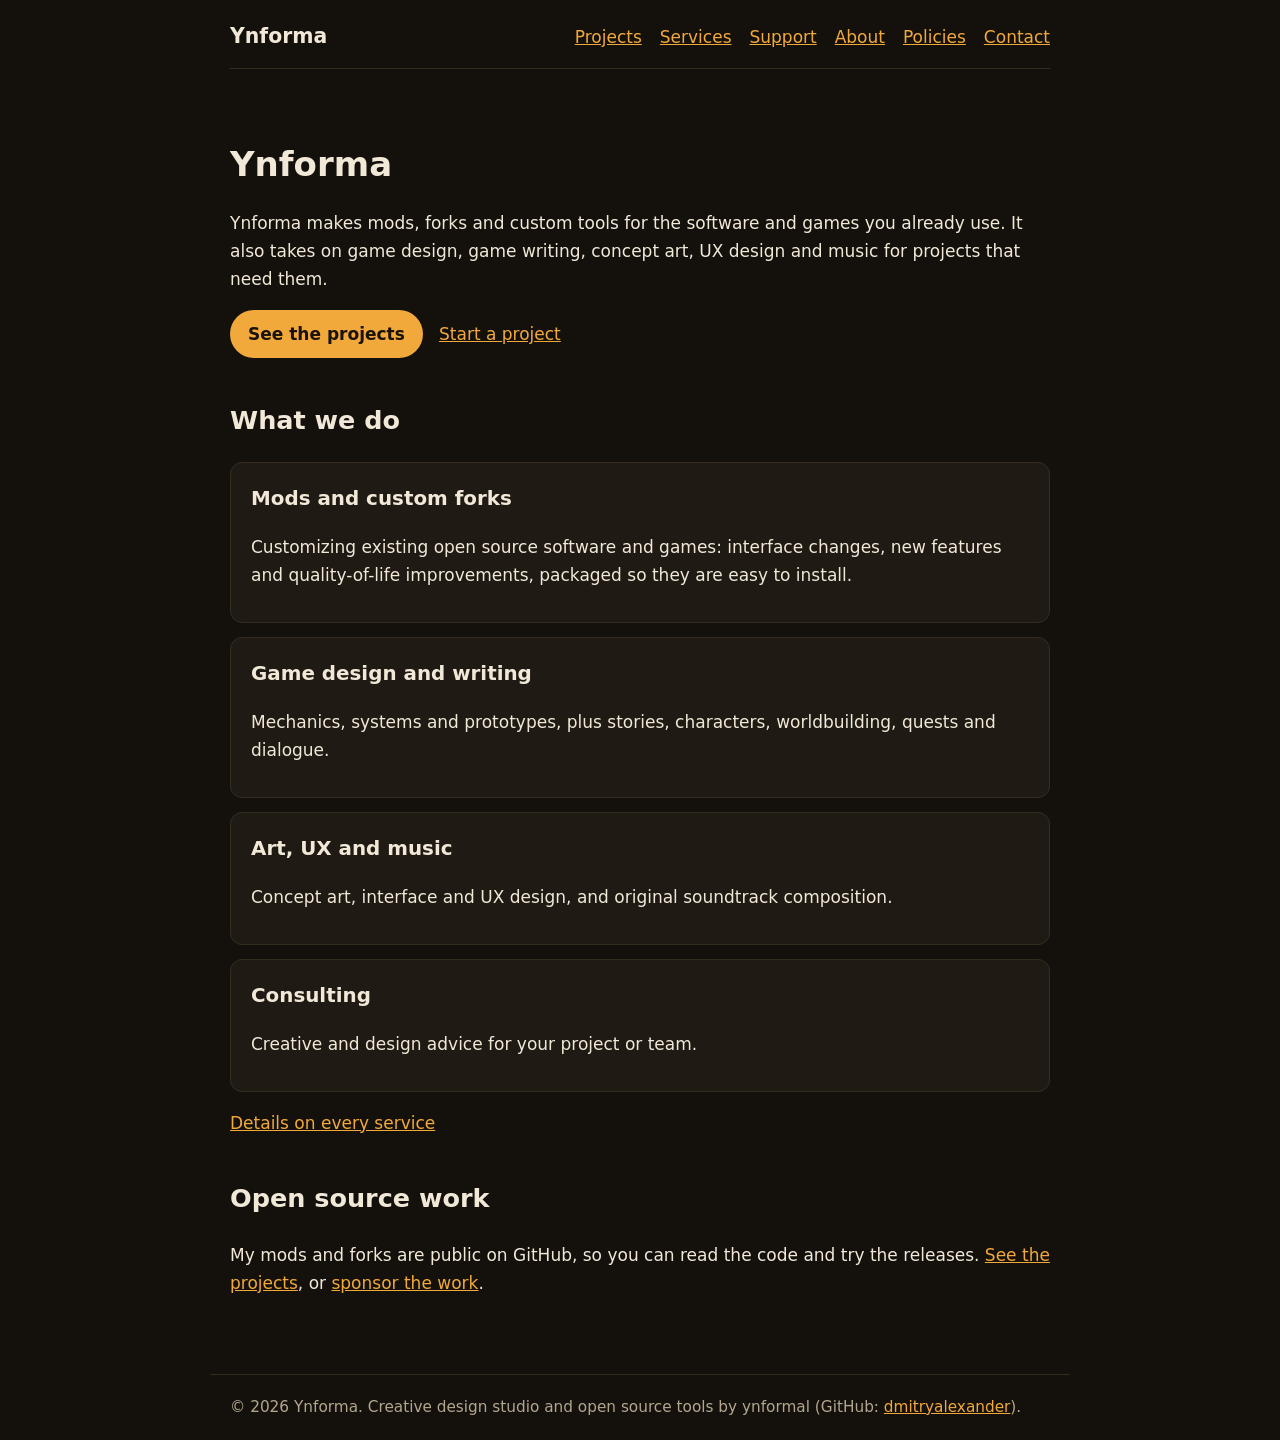
<file: index.html>
<!doctype html><html lang="en"><head><meta charset="utf-8"><meta name="viewport" content="width=device-width,initial-scale=1"><title>Ynforma - mods, forks and custom tools</title><meta name="description" content="Ynforma makes mods, forks and custom tools, plus game design, writing, art, UX design and music."><link rel="stylesheet" href="style.css"></head><body><header><nav><a class="brand" href="index.html">Ynforma</a><a href="projects.html">Projects</a><a href="services.html">Services</a><a href="support.html">Support</a><a href="about.html">About</a><a href="policies.html">Policies</a><a href="contact.html">Contact</a></nav></header><main>
<h1>Ynforma</h1><p>Ynforma makes mods, forks and custom tools for the software and games you already use. It also takes on game design, game writing, concept art, UX design and music for projects that need them.</p><p><a class="btn" href="projects.html">See the projects</a> &nbsp; <a href="contact.html">Start a project</a></p>
<h2>What we do</h2>
<div class="card"><h3>Mods and custom forks</h3><p>Customizing existing open source software and games: interface changes, new features and quality-of-life improvements, packaged so they are easy to install.</p></div>
<div class="card"><h3>Game design and writing</h3><p>Mechanics, systems and prototypes, plus stories, characters, worldbuilding, quests and dialogue.</p></div>
<div class="card"><h3>Art, UX and music</h3><p>Concept art, interface and UX design, and original soundtrack composition.</p></div>
<div class="card"><h3>Consulting</h3><p>Creative and design advice for your project or team.</p></div>
<p><a href="services.html">Details on every service</a></p>
<h2>Open source work</h2><p>My mods and forks are public on GitHub, so you can read the code and try the releases. <a href="projects.html">See the projects</a>, or <a href="support.html">sponsor the work</a>.</p>
</main><footer>&copy; 2026 Ynforma. Creative design studio and open source tools by ynformal (GitHub: <a href="https://github.com/dmitryalexander">dmitryalexander</a>).</footer></body></html>
</file>
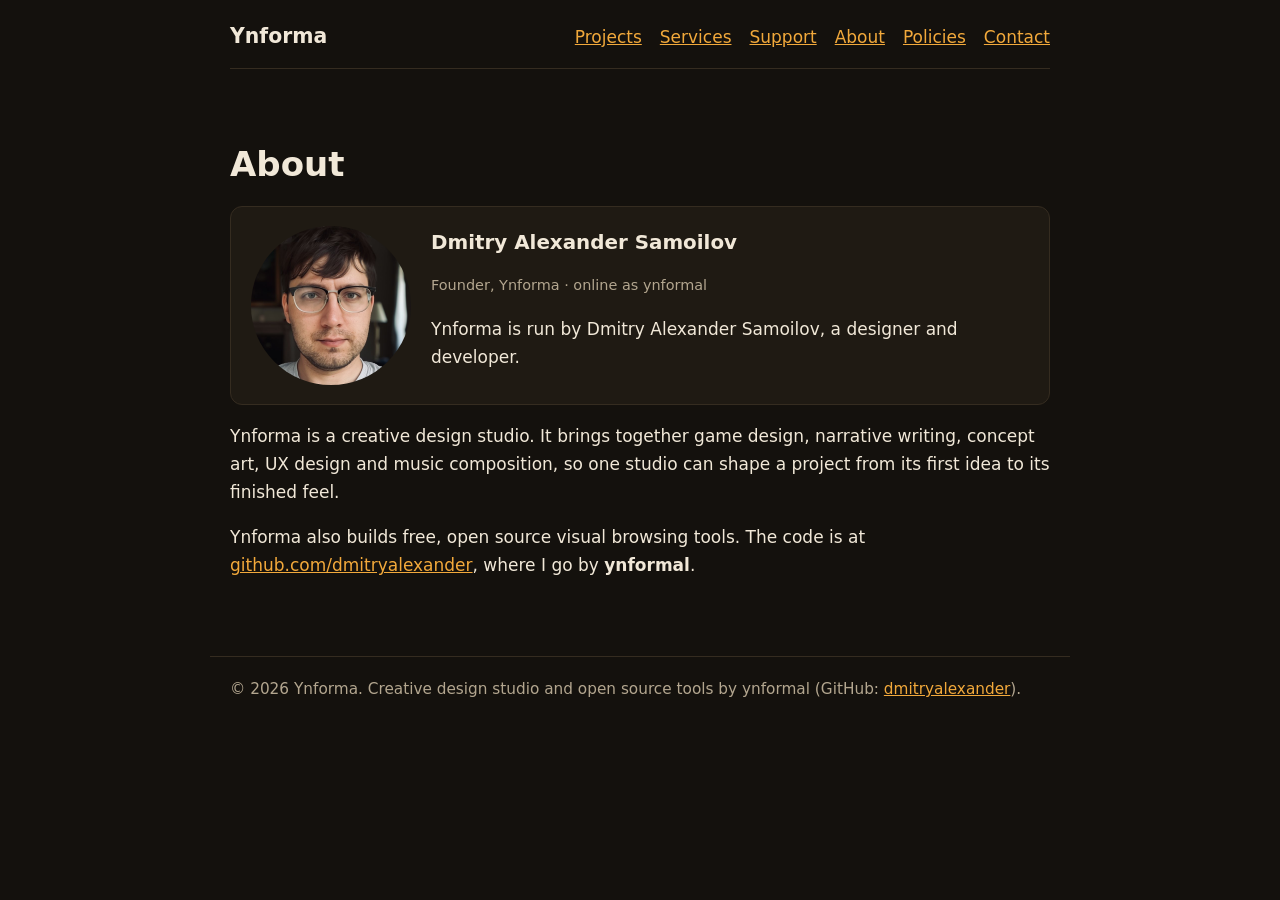
<file: about.html>
<!doctype html><html lang="en"><head><meta charset="utf-8"><meta name="viewport" content="width=device-width,initial-scale=1"><title>About - Ynforma</title><meta name="description" content="About the Ynforma creative design studio."><link rel="stylesheet" href="style.css"></head><body><header><nav><a class="brand" href="index.html">Ynforma</a><a href="projects.html">Projects</a><a href="services.html">Services</a><a href="support.html">Support</a><a href="about.html">About</a><a href="policies.html">Policies</a><a href="contact.html">Contact</a></nav></header><main>
<h1>About</h1><div class="card" style="display:flex;gap:20px;align-items:center;flex-wrap:wrap"><img src="dmitry.jpg" alt="Dmitry Alexander Samoilov" width="160" height="160" style="border-radius:50%;object-fit:cover"><div style="flex:1;min-width:220px"><h3>Dmitry Alexander Samoilov</h3><p class="tag">Founder, Ynforma &middot; online as ynformal</p><p>Ynforma is run by Dmitry Alexander Samoilov, a designer and developer.</p></div></div><p>Ynforma is a creative design studio. It brings together game design, narrative writing, concept art, UX design and music composition, so one studio can shape a project from its first idea to its finished feel.</p><p>Ynforma also builds free, open source visual browsing tools. The code is at <a href="https://github.com/dmitryalexander">github.com/dmitryalexander</a>, where I go by <strong>ynformal</strong>.</p>
</main><footer>&copy; 2026 Ynforma. Creative design studio and open source tools by ynformal (GitHub: <a href="https://github.com/dmitryalexander">dmitryalexander</a>).</footer></body></html>
</file>
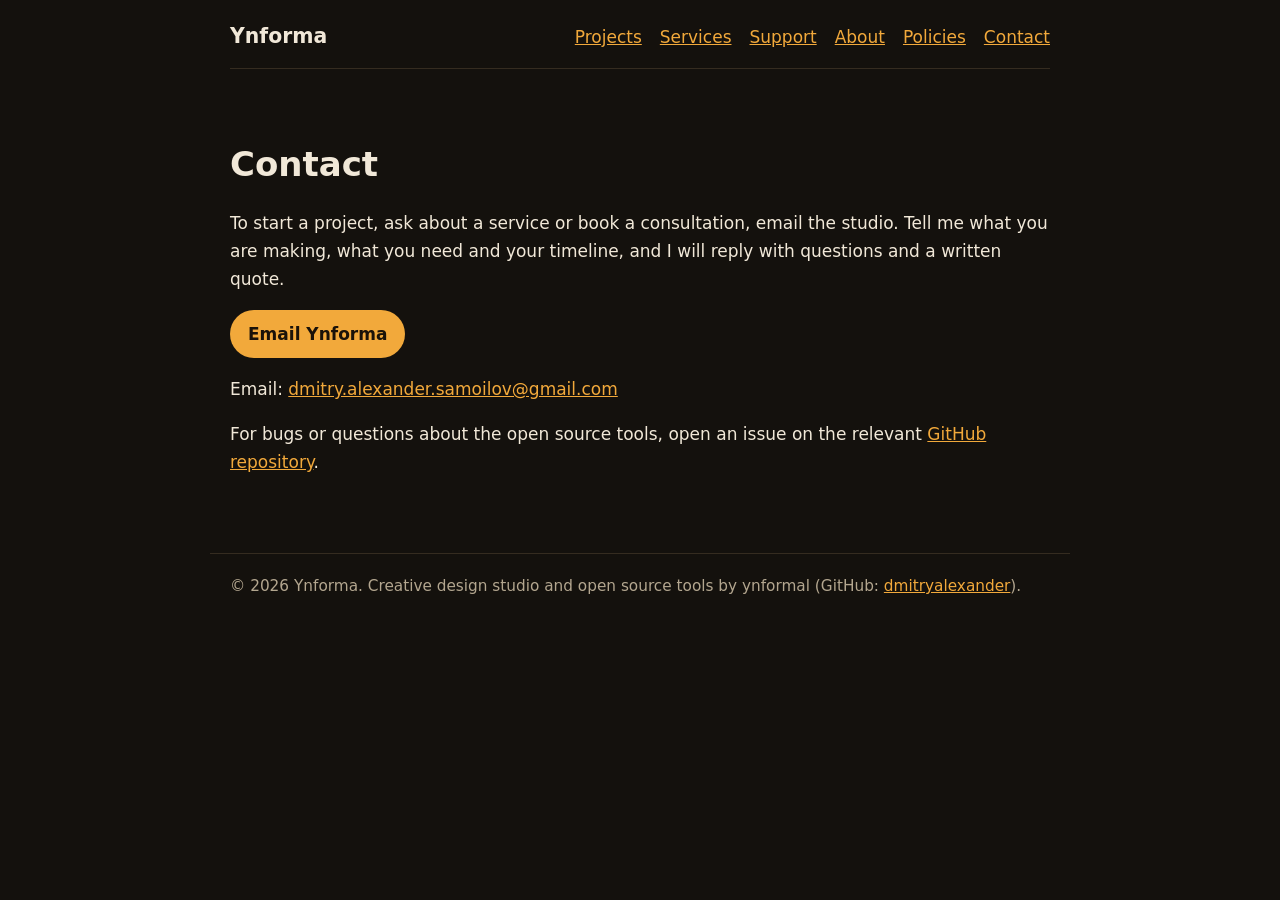
<file: contact.html>
<!doctype html><html lang="en"><head><meta charset="utf-8"><meta name="viewport" content="width=device-width,initial-scale=1"><title>Contact - Ynforma</title><meta name="description" content="Contact the Ynforma creative design studio."><link rel="stylesheet" href="style.css"></head><body><header><nav><a class="brand" href="index.html">Ynforma</a><a href="projects.html">Projects</a><a href="services.html">Services</a><a href="support.html">Support</a><a href="about.html">About</a><a href="policies.html">Policies</a><a href="contact.html">Contact</a></nav></header><main>
<h1>Contact</h1><p>To start a project, ask about a service or book a consultation, email the studio. Tell me what you are making, what you need and your timeline, and I will reply with questions and a written quote.</p><p><a class="btn" href="mailto:dmitry.alexander.samoilov@gmail.com?subject=Ynforma%20inquiry">Email Ynforma</a></p><p>Email: <a href="mailto:dmitry.alexander.samoilov@gmail.com">dmitry.alexander.samoilov@gmail.com</a></p><p>For bugs or questions about the open source tools, open an issue on the relevant <a href="https://github.com/dmitryalexander">GitHub repository</a>.</p>
</main><footer>&copy; 2026 Ynforma. Creative design studio and open source tools by ynformal (GitHub: <a href="https://github.com/dmitryalexander">dmitryalexander</a>).</footer></body></html>
</file>
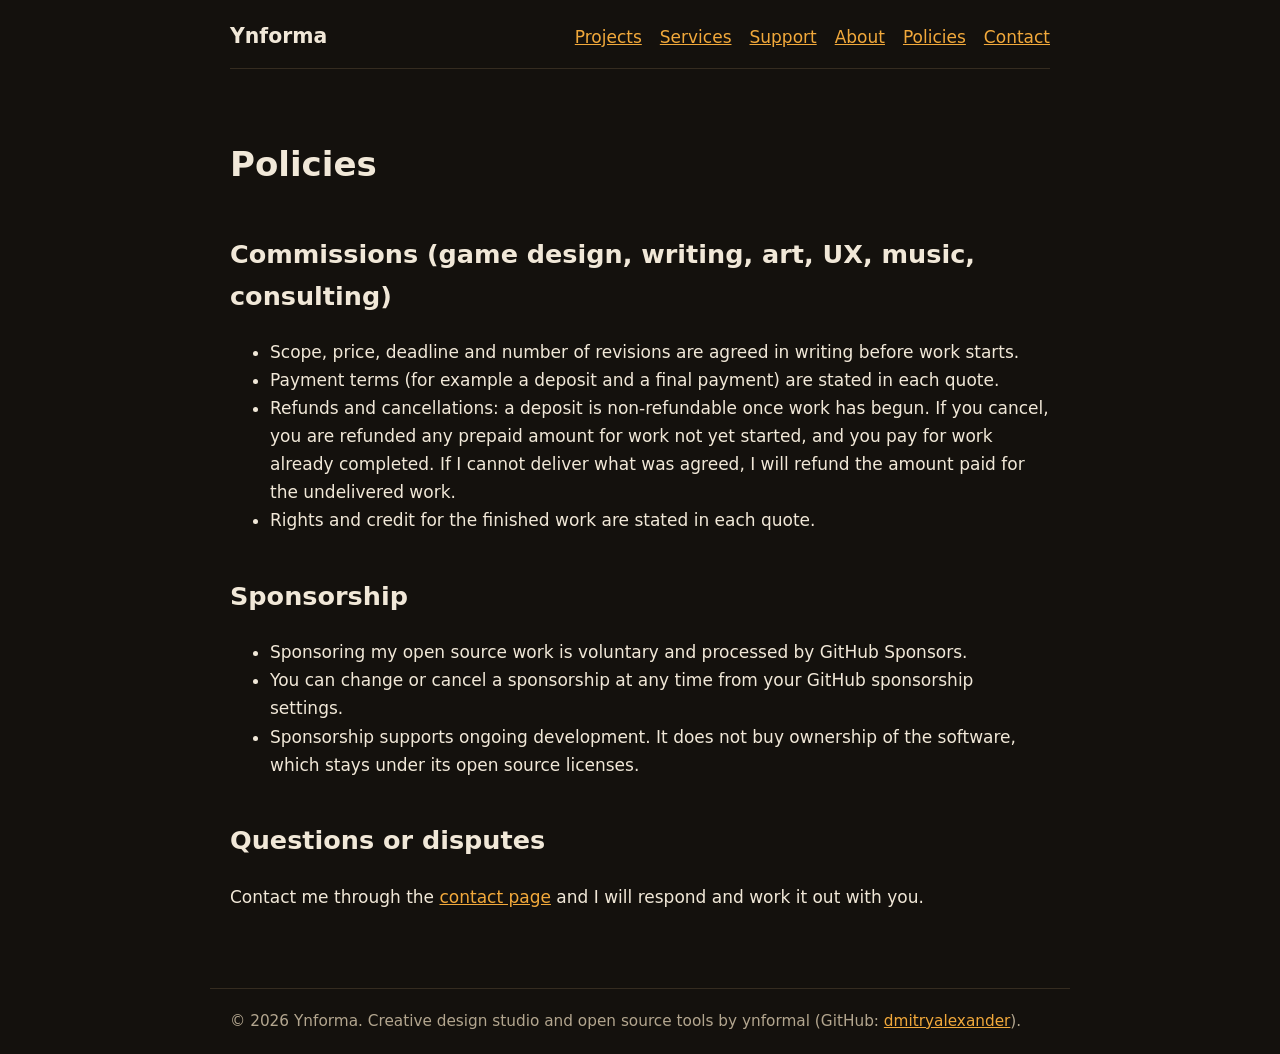
<file: policies.html>
<!doctype html><html lang="en"><head><meta charset="utf-8"><meta name="viewport" content="width=device-width,initial-scale=1"><title>Policies - Ynforma</title><meta name="description" content="Payment, refund, cancellation and sponsorship policies for Ynforma."><link rel="stylesheet" href="style.css"></head><body><header><nav><a class="brand" href="index.html">Ynforma</a><a href="projects.html">Projects</a><a href="services.html">Services</a><a href="support.html">Support</a><a href="about.html">About</a><a href="policies.html">Policies</a><a href="contact.html">Contact</a></nav></header><main>
<h1>Policies</h1>
<h2>Commissions (game design, writing, art, UX, music, consulting)</h2><ul><li>Scope, price, deadline and number of revisions are agreed in writing before work starts.</li><li>Payment terms (for example a deposit and a final payment) are stated in each quote.</li><li>Refunds and cancellations: a deposit is non-refundable once work has begun. If you cancel, you are refunded any prepaid amount for work not yet started, and you pay for work already completed. If I cannot deliver what was agreed, I will refund the amount paid for the undelivered work.</li><li>Rights and credit for the finished work are stated in each quote.</li></ul>
<h2>Sponsorship</h2><ul><li>Sponsoring my open source work is voluntary and processed by GitHub Sponsors.</li><li>You can change or cancel a sponsorship at any time from your GitHub sponsorship settings.</li><li>Sponsorship supports ongoing development. It does not buy ownership of the software, which stays under its open source licenses.</li></ul>
<h2>Questions or disputes</h2><p>Contact me through the <a href="contact.html">contact page</a> and I will respond and work it out with you.</p>
</main><footer>&copy; 2026 Ynforma. Creative design studio and open source tools by ynformal (GitHub: <a href="https://github.com/dmitryalexander">dmitryalexander</a>).</footer></body></html>
</file>
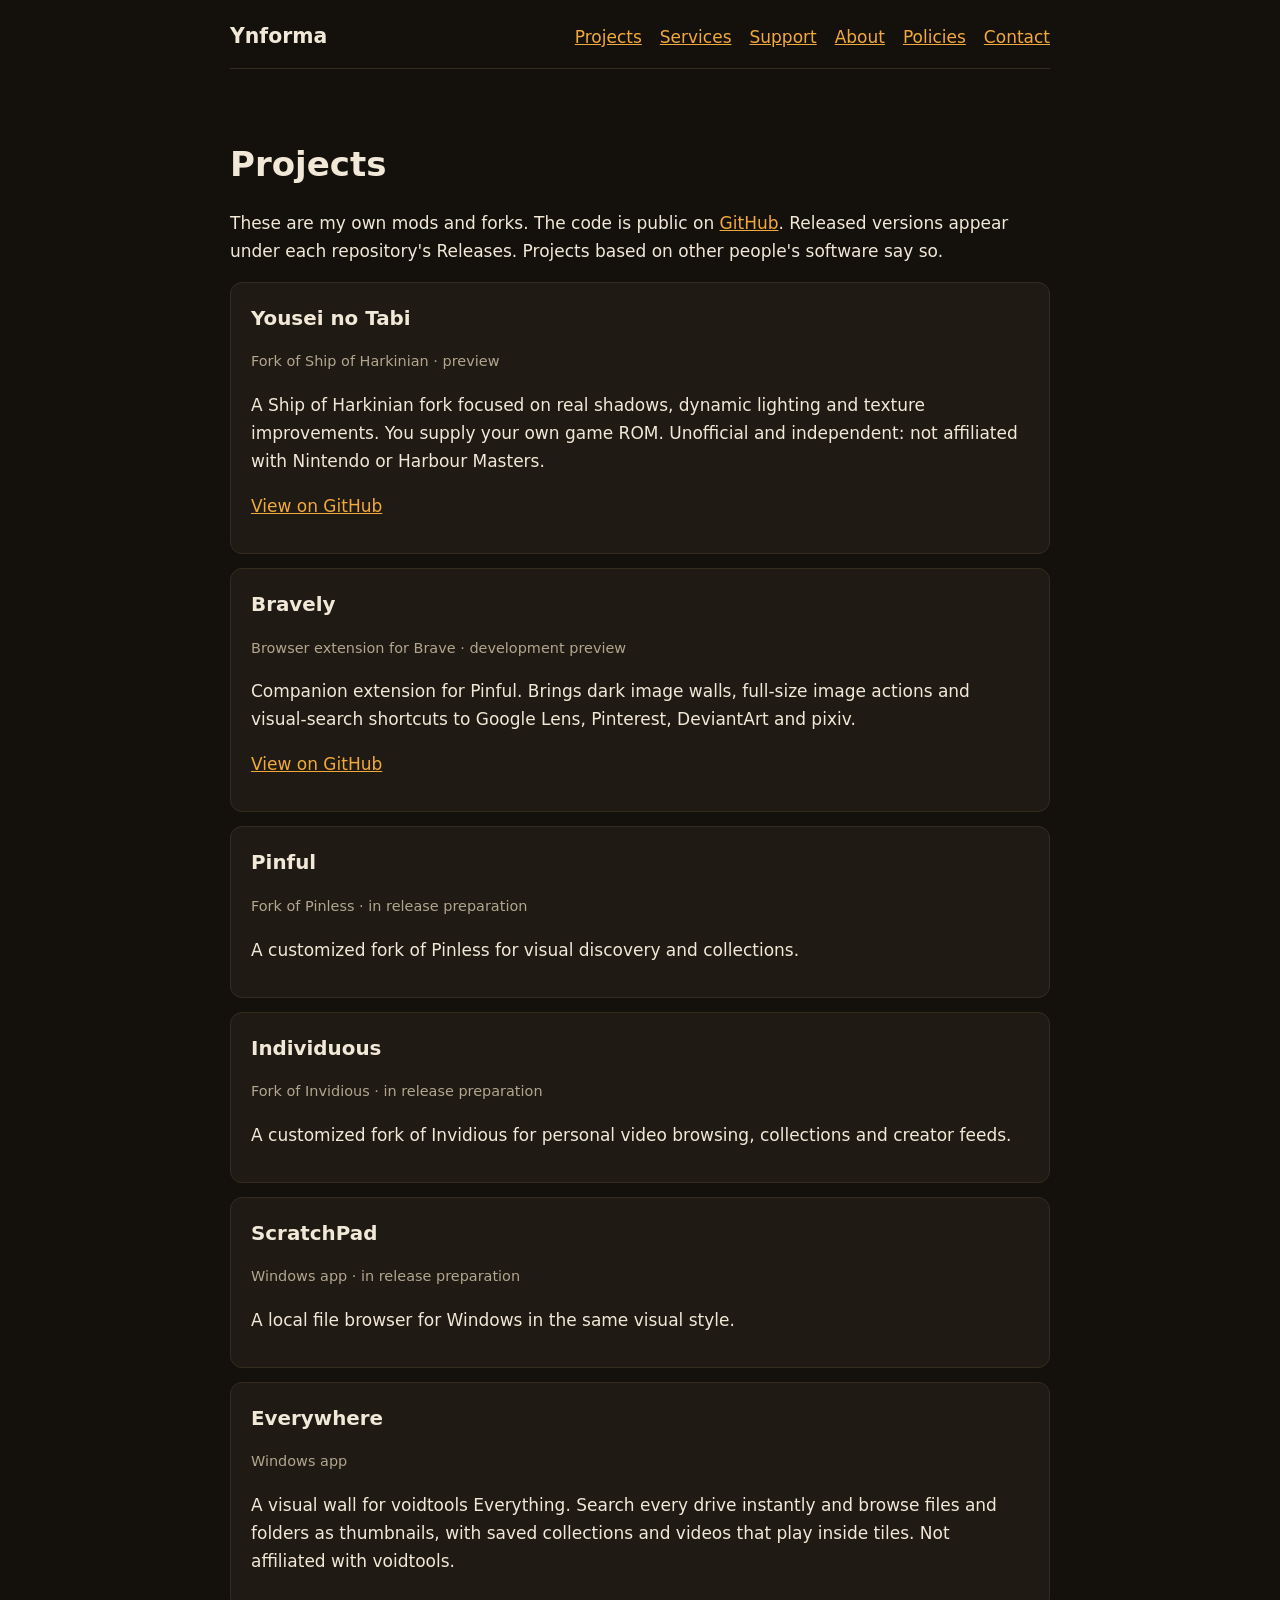
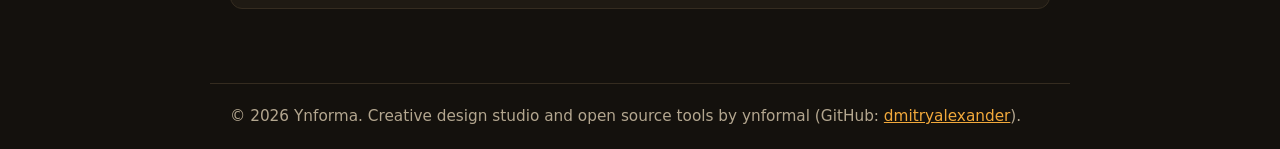
<file: projects.html>
<!doctype html><html lang="en"><head><meta charset="utf-8"><meta name="viewport" content="width=device-width,initial-scale=1"><title>Projects - Ynforma</title><meta name="description" content="Open source projects by Ynforma: Yousei no Tabi, Bravely, Pinful, Individuous, ScratchPad and Everywhere."><link rel="stylesheet" href="style.css"></head><body><header><nav><a class="brand" href="index.html">Ynforma</a><a href="projects.html">Projects</a><a href="services.html">Services</a><a href="support.html">Support</a><a href="about.html">About</a><a href="policies.html">Policies</a><a href="contact.html">Contact</a></nav></header><main>
<h1>Projects</h1><p>These are my own mods and forks. The code is public on <a href="https://github.com/dmitryalexander">GitHub</a>. Released versions appear under each repository's Releases. Projects based on other people's software say so.</p>
<div class="card"><h3>Yousei no Tabi</h3><p class="tag">Fork of Ship of Harkinian &middot; preview</p><p>A Ship of Harkinian fork focused on real shadows, dynamic lighting and texture improvements. You supply your own game ROM. Unofficial and independent: not affiliated with Nintendo or Harbour Masters.</p><p><a href="https://github.com/dmitryalexander/yousei-no-tabi">View on GitHub</a></p></div>
<div class="card"><h3>Bravely</h3><p class="tag">Browser extension for Brave &middot; development preview</p><p>Companion extension for Pinful. Brings dark image walls, full-size image actions and visual-search shortcuts to Google Lens, Pinterest, DeviantArt and pixiv.</p><p><a href="https://github.com/dmitryalexander/bravely">View on GitHub</a></p></div>
<div class="card"><h3>Pinful</h3><p class="tag">Fork of Pinless &middot; in release preparation</p><p>A customized fork of Pinless for visual discovery and collections.</p></div>
<div class="card"><h3>Individuous</h3><p class="tag">Fork of Invidious &middot; in release preparation</p><p>A customized fork of Invidious for personal video browsing, collections and creator feeds.</p></div>
<div class="card"><h3>ScratchPad</h3><p class="tag">Windows app &middot; in release preparation</p><p>A local file browser for Windows in the same visual style.</p></div>
<div class="card"><h3>Everywhere</h3><p class="tag">Windows app</p><p>A visual wall for voidtools Everything. Search every drive instantly and browse files and folders as thumbnails, with saved collections and videos that play inside tiles. Not affiliated with voidtools.</p></div>
</main><footer>&copy; 2026 Ynforma. Creative design studio and open source tools by ynformal (GitHub: <a href="https://github.com/dmitryalexander">dmitryalexander</a>).</footer></body></html>
</file>
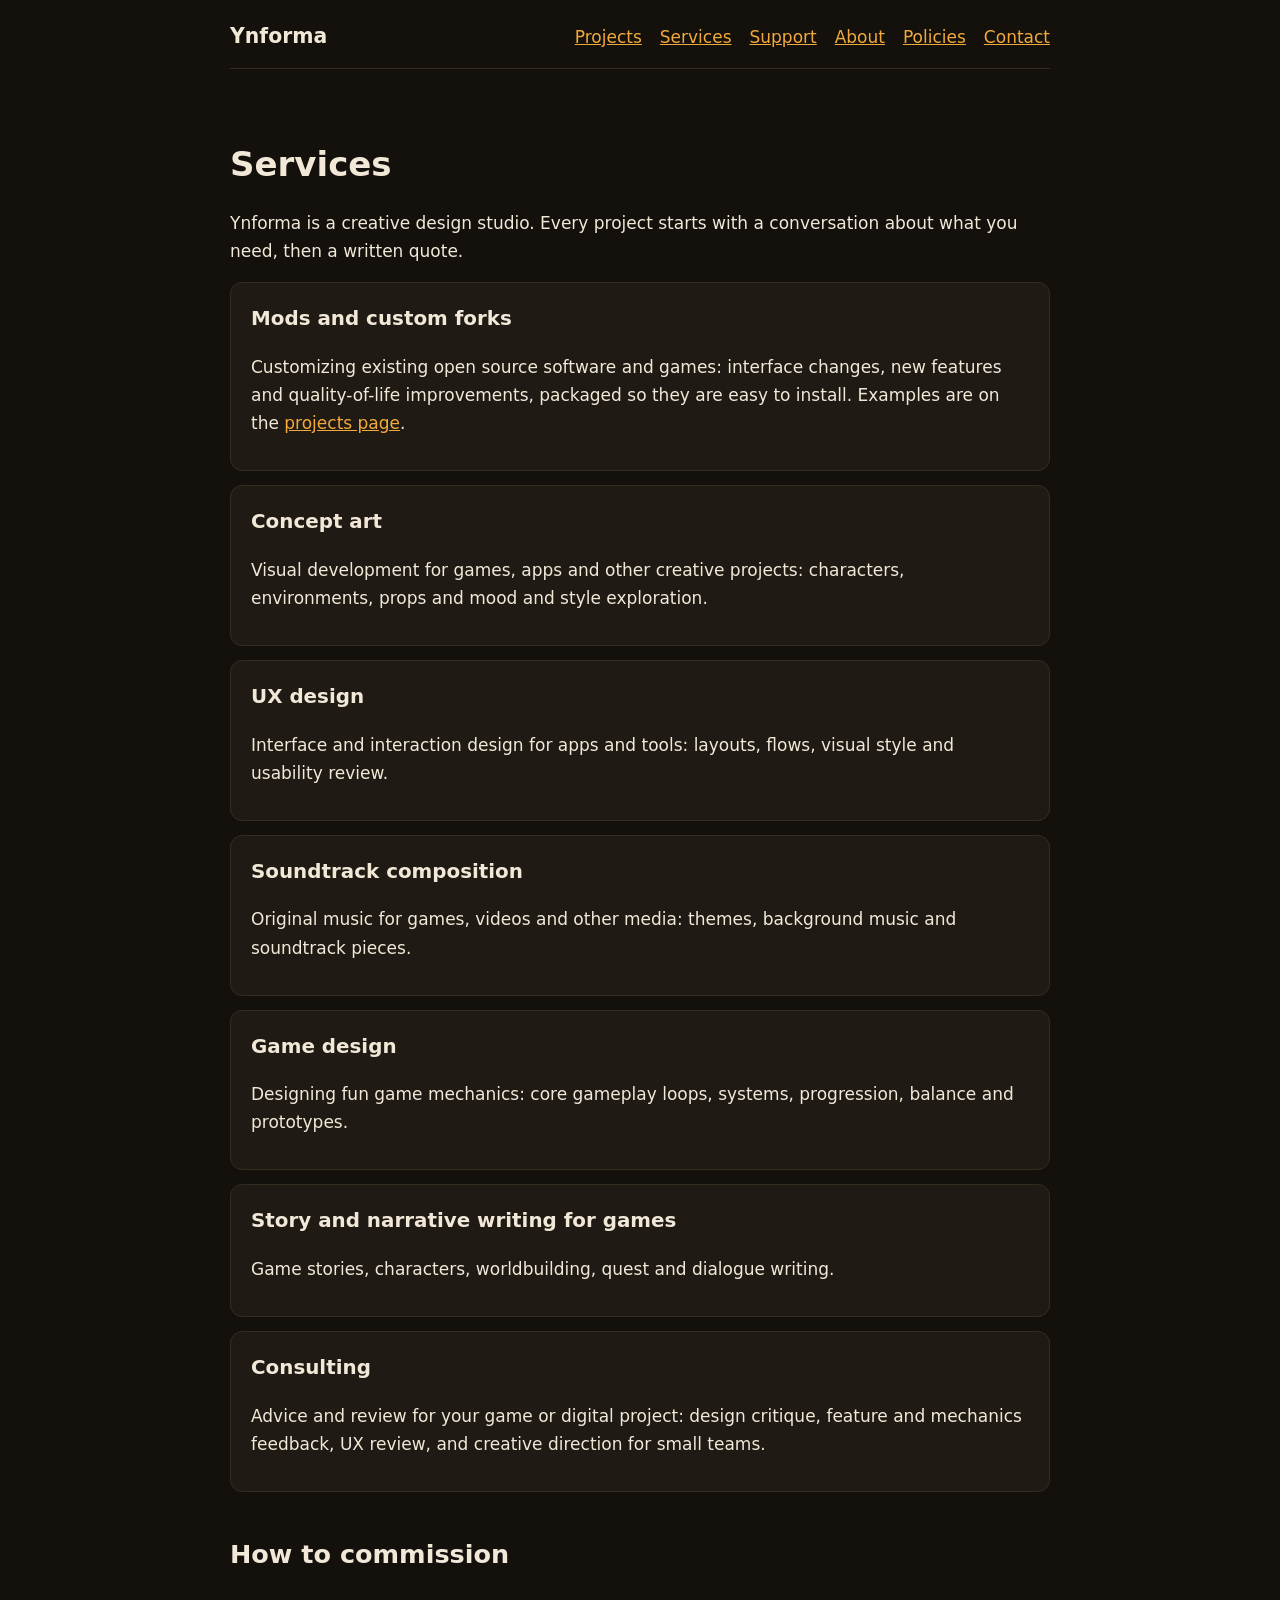
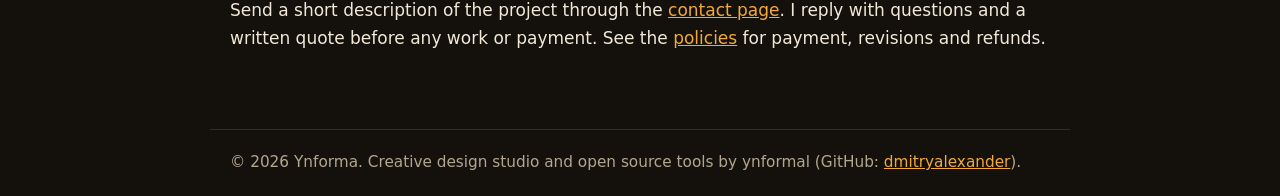
<file: services.html>
<!doctype html><html lang="en"><head><meta charset="utf-8"><meta name="viewport" content="width=device-width,initial-scale=1"><title>Services - Ynforma</title><meta name="description" content="Game design, game writing, concept art, UX design, music composition and consulting from the Ynforma creative design studio."><link rel="stylesheet" href="style.css"></head><body><header><nav><a class="brand" href="index.html">Ynforma</a><a href="projects.html">Projects</a><a href="services.html">Services</a><a href="support.html">Support</a><a href="about.html">About</a><a href="policies.html">Policies</a><a href="contact.html">Contact</a></nav></header><main>
<h1>Services</h1><p>Ynforma is a creative design studio. Every project starts with a conversation about what you need, then a written quote.</p>
<div class="card"><h3>Mods and custom forks</h3><p>Customizing existing open source software and games: interface changes, new features and quality-of-life improvements, packaged so they are easy to install. Examples are on the <a href="projects.html">projects page</a>.</p></div>
<div class="card"><h3>Concept art</h3><p>Visual development for games, apps and other creative projects: characters, environments, props and mood and style exploration.</p></div>
<div class="card"><h3>UX design</h3><p>Interface and interaction design for apps and tools: layouts, flows, visual style and usability review.</p></div>
<div class="card"><h3>Soundtrack composition</h3><p>Original music for games, videos and other media: themes, background music and soundtrack pieces.</p></div>
<div class="card"><h3>Game design</h3><p>Designing fun game mechanics: core gameplay loops, systems, progression, balance and prototypes.</p></div>
<div class="card"><h3>Story and narrative writing for games</h3><p>Game stories, characters, worldbuilding, quest and dialogue writing.</p></div>
<div class="card"><h3>Consulting</h3><p>Advice and review for your game or digital project: design critique, feature and mechanics feedback, UX review, and creative direction for small teams.</p></div>
<h2>How to commission</h2><p>Send a short description of the project through the <a href="contact.html">contact page</a>. I reply with questions and a written quote before any work or payment. See the <a href="policies.html">policies</a> for payment, revisions and refunds.</p>
</main><footer>&copy; 2026 Ynforma. Creative design studio and open source tools by ynformal (GitHub: <a href="https://github.com/dmitryalexander">dmitryalexander</a>).</footer></body></html>
</file>
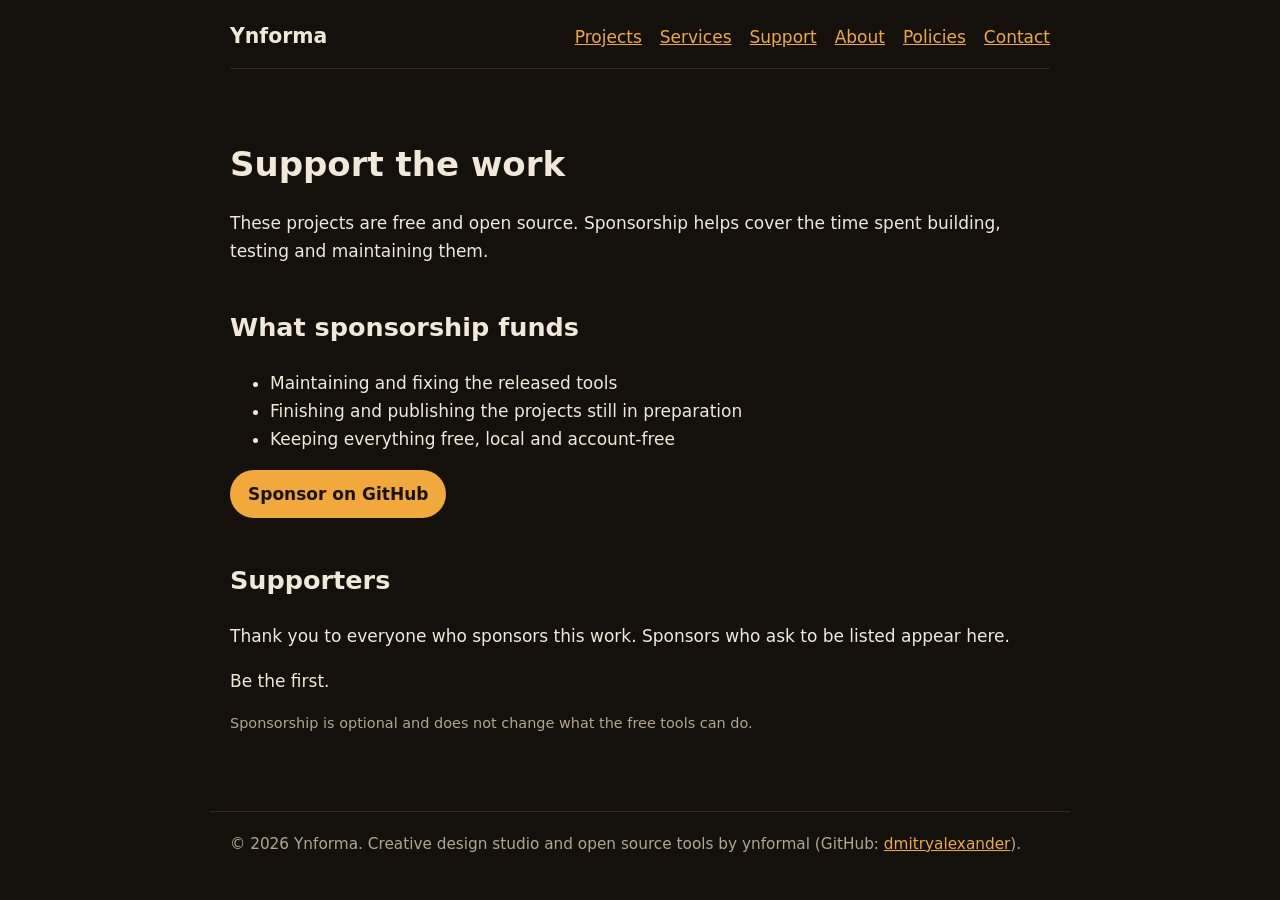
<file: support.html>
<!doctype html><html lang="en"><head><meta charset="utf-8"><meta name="viewport" content="width=device-width,initial-scale=1"><title>Support - Ynforma</title><meta name="description" content="Sponsor the open source work of Ynforma."><link rel="stylesheet" href="style.css"></head><body><header><nav><a class="brand" href="index.html">Ynforma</a><a href="projects.html">Projects</a><a href="services.html">Services</a><a href="support.html">Support</a><a href="about.html">About</a><a href="policies.html">Policies</a><a href="contact.html">Contact</a></nav></header><main>
<h1>Support the work</h1><p>These projects are free and open source. Sponsorship helps cover the time spent building, testing and maintaining them.</p><h2>What sponsorship funds</h2><ul><li>Maintaining and fixing the released tools</li><li>Finishing and publishing the projects still in preparation</li><li>Keeping everything free, local and account-free</li></ul><p><a class="btn" href="https://github.com/sponsors/dmitryalexander">Sponsor on GitHub</a></p><h2>Supporters</h2><p>Thank you to everyone who sponsors this work. Sponsors who ask to be listed appear here.</p><p>Be the first.</p>
<p class="tag">Sponsorship is optional and does not change what the free tools can do.</p>
</main><footer>&copy; 2026 Ynforma. Creative design studio and open source tools by ynformal (GitHub: <a href="https://github.com/dmitryalexander">dmitryalexander</a>).</footer></body></html>
</file>
<file: style.css>
:root{--bg:#14110d;--fg:#f1e8d8;--muted:#b3a68f;--amber:#f2a93b;--card:#1f1a13;--line:#352c20}
*{box-sizing:border-box}body{margin:0;background:var(--bg);color:var(--fg);font:17px/1.65 system-ui,Segoe UI,sans-serif}
a{color:var(--amber)}header,main,footer{max-width:860px;margin:0 auto;padding:20px}
nav{display:flex;gap:18px;flex-wrap:wrap;align-items:center;border-bottom:1px solid var(--line);padding-bottom:14px}
nav .brand{font-weight:700;font-size:1.2em;color:var(--fg);text-decoration:none;margin-right:auto}
h1{font-size:2em;margin:.8em 0 .3em}h2{margin-top:1.6em}
.card{background:var(--card);border:1px solid var(--line);border-radius:12px;padding:16px 20px;margin:14px 0}
.card h3{margin:.2em 0}.tag{color:var(--muted);font-size:.85em}
.btn{display:inline-block;background:var(--amber);color:#1a1209;padding:10px 18px;border-radius:999px;text-decoration:none;font-weight:600}
footer{color:var(--muted);font-size:.9em;border-top:1px solid var(--line);margin-top:40px}
img{max-width:100%;height:auto}
</file>
